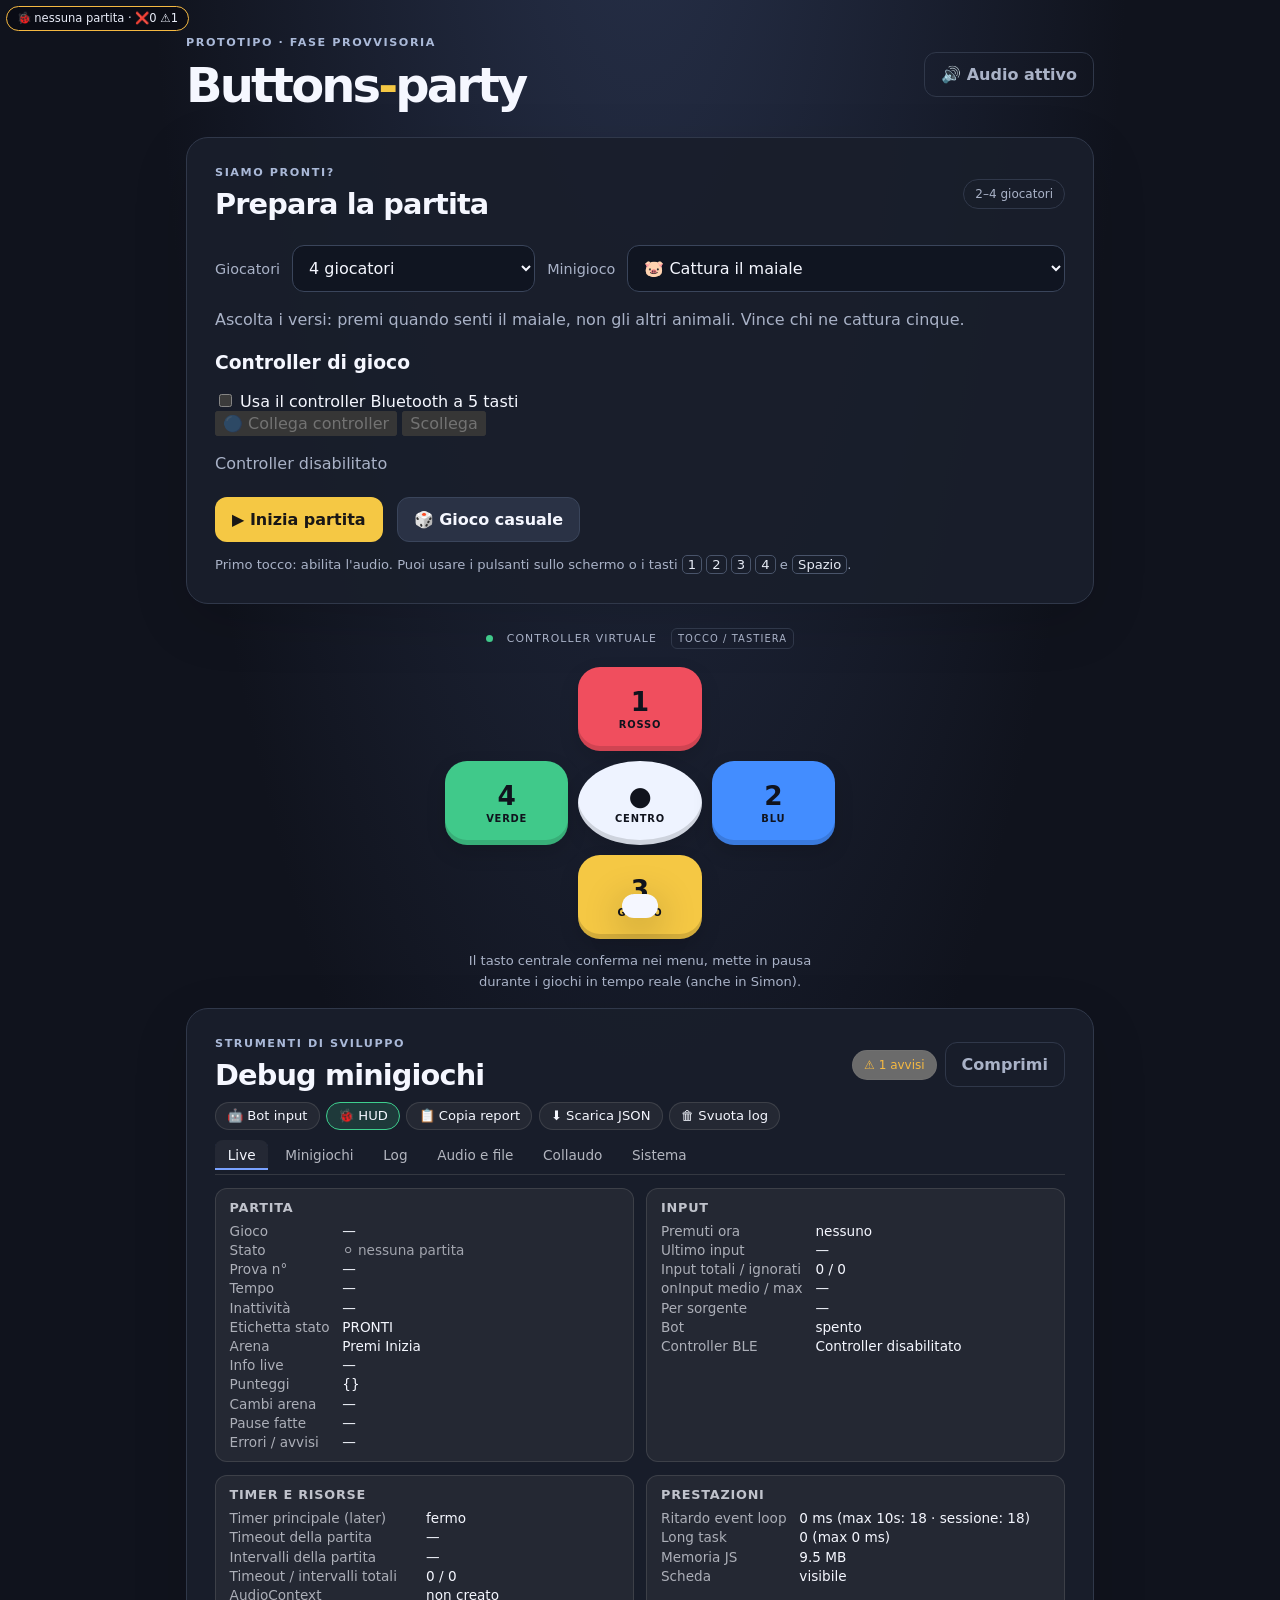
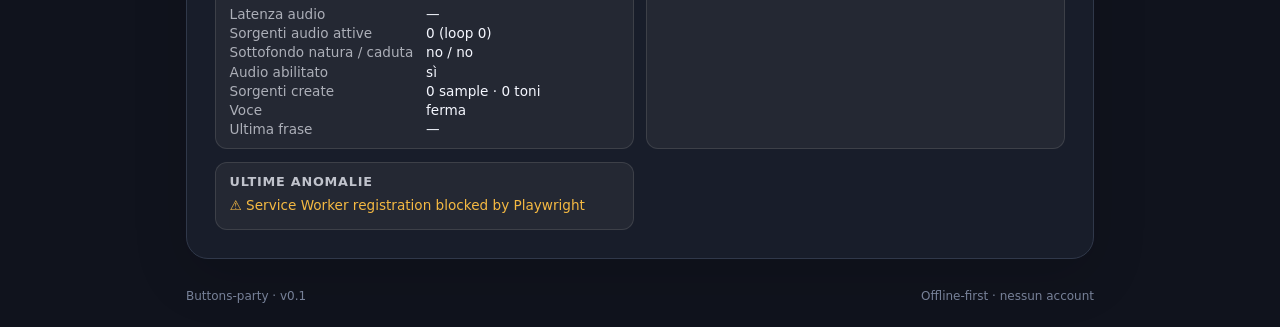
<file: index.html>
<!doctype html>
<html lang="it">
<head>
  <meta charset="utf-8">
  <meta name="viewport" content="width=device-width, initial-scale=1, viewport-fit=cover">
  <meta name="theme-color" content="#10131d">
  <meta name="description" content="Buttons-party: prototipo provvisorio di minigiochi audio per 2–4 giocatori.">
  <link rel="manifest" href="./manifest.webmanifest">
  <link rel="icon" href="./assets/icon.svg" type="image/svg+xml">
  <link rel="stylesheet" href="./src/style.css">
  <link rel="stylesheet" href="./src/debug.css">
  <title>Buttons-party · prototipo</title>
</head>
<body>
  <main class="app-shell">
    <header class="topbar">
      <div><p class="eyebrow">PROTOTIPO · FASE PROVVISORIA</p><h1>Buttons<span>-</span>party</h1></div>
      <button id="sound-toggle" class="quiet-button" aria-pressed="true">🔊 Audio attivo</button>
    </header>

    <section id="setup-panel" class="panel setup-panel">
      <div class="section-heading"><div><p class="eyebrow">SIAMO PRONTI?</p><h2>Prepara la partita</h2></div><span class="pill">2–4 giocatori</span></div>
      <div class="setup-row">
        <label for="player-count">Giocatori</label>
        <select id="player-count"><option value="2">2 giocatori</option><option value="3">3 giocatori</option><option value="4" selected>4 giocatori</option></select>
        <label for="game-select">Minigioco</label>
        <select id="game-select">
          <option value="pig">🐷 Cattura il maiale</option>
          <option value="duel">🤠 Duello</option>
          <option value="parachute">🪂 Paracadutisti</option>
          <option value="disturber">📣 Disturbatore</option>
          <option value="pot">🪙 Piglia tutto</option>
          <option value="simon">🎵 Simon</option>
          <option value="mosquito">🦟 Prendi la zanzara</option>
          <option value="mine">⛏️ In miniera</option>
          <option value="freeze">🚦 Uno, due, tre, stai là!</option>
          <option value="lesson">📚 A lezione</option>
          <option value="door">🚪 Chi bussa alla porta</option>
          <option value="restaurant">🍽️ Ristorante</option>
          <option value="grinder">⚙️ Mola a disco</option>
          <option value="bomb">💣 Palla esplosiva</option>
          <option value="rope">➰ Saltare la corda</option>
          <option value="tennis">🎾 Tennis</option>
          <option value="tapas">🍣Consegna tapas</option>
          <option value="rally">🏎️ Rally</option>
          <option value="beeper">🤬 Il bippatore</option>
          <option value="beat">🥁 Tieni il tempo</option>
          <option value="thirsty">🍺 Assetato</option>
          <option value="tug">🤼 Tiro alla fune</option>
          <option value="bounty">🎯 Taglia</option>
          <option value="copyrhythm">🥁 Copia il ritmo</option>
          <option value="horse">🐎 Cavallino</option>
          <option value="typewriter">⌨️ Macchina da scrivere</option>
          <option value="witnesses">🕵️ I testimoni</option>
          <option value="robot">🤖 Il robot inceppato</option>
          <option value="spy">☎️ La spia</option>
        </select>
      </div>
      <p id="game-description" class="muted">Ascolta i versi: premi quando senti il maiale, non gli altri animali.</p>
      <div class="controller-settings">
        <h3>Controller di gioco</h3>

        <label class="controller-option" for="ble-enabled">
          <input type="checkbox" id="ble-enabled">
          Usa il controller Bluetooth a 5 tasti
        </label>

        <div class="controller-actions">
          <button type="button" id="ble-connect" disabled>
            🔵 Collega controller
          </button>
          <button type="button" id="ble-disconnect" disabled>
            Scollega
          </button>
        </div>

        <p id="ble-status" class="muted" role="status">
          Controller disabilitato
        </p>
      </div>
      <div class="setup-actions"><button id="start-button" class="primary-button">▶ Inizia partita</button><button id="random-button" class="secondary-button">🎲 Gioco casuale</button></div>
      <p class="hint">Primo tocco: abilita l'audio. Puoi usare i pulsanti sullo schermo o i tasti <kbd>1</kbd> <kbd>2</kbd> <kbd>3</kbd> <kbd>4</kbd> e <kbd>Spazio</kbd>.</p>
    </section>

    <section id="game-panel" class="panel game-panel" hidden>
      <div class="game-top"><div><p id="game-status" class="eyebrow">PRONTI</p><h2 id="game-title">Minigioco</h2></div><div class="game-actions"><button id="pause-button" class="secondary-button">Ⅱ Pausa</button><button id="exit-button" class="quiet-button">✕ Esci</button></div></div>
      <div id="arena" class="arena"><div id="arena-message" class="arena-message">Premi Inizia</div><div id="live-info" class="live-info"></div></div>
      <div id="scores" class="scores"></div>
      <div id="simon-feedback" class="simon-feedback" aria-live="polite"></div>
    </section>

    <section class="controller-wrap" aria-label="Controller virtuale a cinque pulsanti">
      <div class="controller-label"><span class="live-dot"></span> CONTROLLER VIRTUALE <span id="input-source">TOCCO / TASTIERA</span></div>
      <div class="cross-controller">
        <span class="cross-spacer"></span><button class="pad pad-p1" data-button="P1" aria-label="Giocatore 1, rosso"><span class="pad-number">1</span><small>ROSSO</small></button><span class="cross-spacer"></span>
        <button class="pad pad-p4" data-button="P4" aria-label="Giocatore 4, verde"><span class="pad-number">4</span><small>VERDE</small></button>
        <button class="pad pad-c" data-button="C" aria-label="Tasto centrale, conferma o pausa"><span class="pad-number">●</span><small>CENTRO</small></button>
        <button class="pad pad-p2" data-button="P2" aria-label="Giocatore 2, blu"><span class="pad-number">2</span><small>BLU</small></button>
        <span class="cross-spacer"></span><button class="pad pad-p3" data-button="P3" aria-label="Giocatore 3, giallo"><span class="pad-number">3</span><small>GIALLO</small></button><span class="cross-spacer"></span>
      </div>
      <p class="hint controller-hint">Il tasto centrale conferma nei menu, mette in pausa durante i giochi in tempo reale (anche in Simon).</p>
    </section>

    <section id="debug-panel" class="panel debug-panel" aria-label="Pannello di debug dei minigiochi">
      <div class="section-heading debug-heading">
        <div><p class="eyebrow">STRUMENTI DI SVILUPPO</p><h2>Debug minigiochi</h2></div>
        <div class="debug-head-actions">
          <button type="button" id="debug-health" class="pill dbg-health" data-act="health" title="Mostra solo errori e avvisi">…</button>
          <button type="button" id="debug-toggle" class="quiet-button" data-act="toggle" aria-expanded="true" aria-controls="debug-body">Comprimi</button>
        </div>
      </div>
      <p id="debug-fallback" class="muted">Caricamento del debug… se questo messaggio resta, <code>src/debug.js</code> non è stato caricato.</p>
      <div id="debug-body" class="debug-body">
        <div class="debug-toolbar">
          <button type="button" data-act="bot" aria-pressed="false" title="Preme tasti a caso nel gioco in corso">🤖 Bot input</button>
          <button type="button" data-act="hud" aria-pressed="true" title="Mostra o nasconde l'indicatore in alto a sinistra">🐞 HUD</button>
          <button type="button" data-act="copy" title="Copia un riepilogo testuale da incollare in una chat o in una issue">📋 Copia report</button>
          <button type="button" data-act="json">⬇ Scarica JSON</button>
          <button type="button" data-act="clear">🗑 Svuota log</button>
        </div>
        <div class="debug-tabs" role="tablist" aria-label="Sezioni del debug">
          <button type="button" role="tab" data-tab="live" aria-selected="true">Live</button>
          <button type="button" role="tab" data-tab="games" aria-selected="false">Minigiochi</button>
          <button type="button" role="tab" data-tab="log" aria-selected="false">Log</button>
          <button type="button" role="tab" data-tab="audio" aria-selected="false">Audio e file</button>
          <button type="button" role="tab" data-tab="collaudo" aria-selected="false">Collaudo</button>
          <button type="button" role="tab" data-tab="system" aria-selected="false">Sistema</button>
        </div>
        <div class="debug-views">
          <div id="debug-view-live" data-view="live" role="tabpanel"></div>
          <div id="debug-view-games" data-view="games" role="tabpanel" hidden></div>
          <div id="debug-view-log" data-view="log" role="tabpanel" hidden></div>
          <div id="debug-view-audio" data-view="audio" role="tabpanel" hidden></div>
          <div id="debug-view-collaudo" data-view="collaudo" role="tabpanel" hidden></div>
          <div id="debug-view-system" data-view="system" role="tabpanel" hidden></div>
        </div>
      </div>
    </section>
    <footer><span>Buttons-party · v0.1</span><span>Offline-first · nessun account</span></footer>
  </main>
  <div id="toast" class="toast" role="status" aria-live="polite"></div>
  <script src="./src/debug.js"></script>
  <script src="./src/controller-ble.js"></script>
  <script src="./src/app.js"></script>
</body>
</html>
</file>
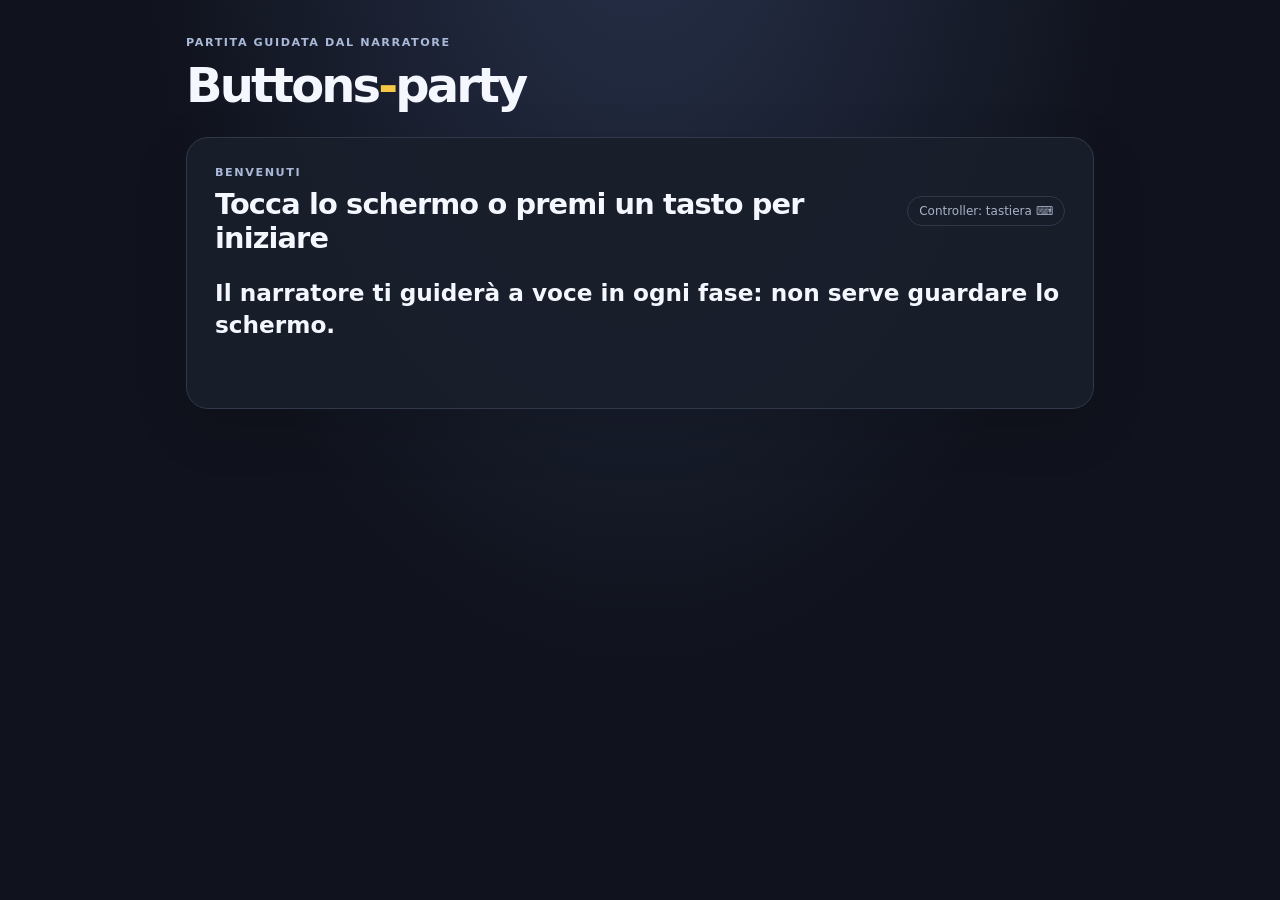
<file: narratore.html>
<!doctype html>
<html lang="it">
<head>
  <meta charset="utf-8">
  <meta name="viewport" content="width=device-width, initial-scale=1, viewport-fit=cover">
  <meta name="theme-color" content="#10131d">
  <meta name="description" content="Buttons-party: partita guidata dal narratore, giocabile senza guardare lo schermo.">
  <link rel="manifest" href="./manifest.webmanifest">
  <link rel="icon" href="./assets/icon.svg" type="image/svg+xml">
  <link rel="stylesheet" href="./src/style.css">
  <link rel="stylesheet" href="./src/narratore.css">
  <style>
    #toast{display:none !important}   /* niente popup dei punti presi o persi */
    /* Schermo oscurato durante i giochi (solo con controller Bluetooth): nero puro, resta solo "Gioco X di Y" */
    html:has(body.nar-dim), body.nar-dim{background:#000 !important}
    body.nar-dim .app-shell, body.nar-dim .panel{background:#000 !important;border-color:transparent !important;box-shadow:none !important}
    body.nar-dim .topbar, body.nar-dim #narrator-title, body.nar-dim #narrator-text, body.nar-dim #narrator-content,
    body.nar-dim #narrator-input, body.nar-dim .narrator-actions, body.nar-dim .hint{display:none !important}
    body.nar-dim .narrator-panel{min-height:70vh;display:flex;align-items:center;justify-content:center}
    body.nar-dim .section-heading{display:flex;justify-content:center;text-align:center}
    body.nar-dim .eyebrow{color:#f2f2f2 !important;font-size:clamp(2.2rem,12vw,4.5rem) !important;font-weight:800 !important;letter-spacing:.1em !important;line-height:1.1 !important;text-align:center;margin:0 !important}
  </style>
  <title>Buttons-party · Narratore</title>
</head>
<body>
  <main class="app-shell">
    <header class="topbar">
      <div><p class="eyebrow">PARTITA GUIDATA DAL NARRATORE</p><h1>Buttons<span>-</span>party</h1></div>
    </header>

    <section id="narrator-panel" class="panel narrator-panel">
      <div class="section-heading">
        <div><p class="eyebrow" id="narrator-phase">BENVENUTI</p><h2 id="narrator-title">Tocca lo schermo o premi un tasto per iniziare</h2></div>
        <span class="pill" id="narrator-input">Controller: —</span>
      </div>
      <p id="narrator-text" class="narrator-text" aria-live="polite">Il narratore ti guiderà a voce in ogni fase: non serve guardare lo schermo.</p>
      <div id="narrator-content" class="narrator-content"></div>
      <div class="narrator-actions">
        <button id="narrator-retry-ble" class="secondary-button" hidden>🔵 Riprova controller Bluetooth</button>
      </div>
      <p class="hint" hidden>Tastiera: <kbd>1</kbd> rosso · <kbd>2</kbd> blu · <kbd>3</kbd> giallo · <kbd>4</kbd> verde · <kbd>Spazio</kbd>/<kbd>Invio</kbd> tasto centrale.</p>
    </section>

    <!-- Pannello del gioco usato da app.js: sempre nascosto, si gioca solo con l'audio -->
    <section id="game-panel" class="panel game-panel" hidden aria-hidden="true">
      <div class="game-top"><div><p id="game-status" class="eyebrow">PRONTI</p><h2 id="game-title">Minigioco</h2></div><div class="game-actions"><button id="pause-button" class="secondary-button">Ⅱ Pausa</button><button id="exit-button" class="quiet-button" hidden>✕ Esci</button></div></div>
      <div id="arena" class="arena"><div id="arena-message" class="arena-message"></div><div id="live-info" class="live-info"></div></div>
      <div id="scores" class="scores"></div>
      <div id="simon-feedback" class="simon-feedback" aria-live="polite"></div>
    </section>

    <section id="virtual-controller" class="controller-wrap" hidden aria-label="Controller virtuale a cinque pulsanti">
      <div class="cross-controller">
        <span class="cross-spacer"></span><button class="pad pad-p1" data-button="P1" aria-label="Rosso"><span class="pad-number">1</span><small>ROSSO</small></button><span class="cross-spacer"></span>
        <button class="pad pad-p4" data-button="P4" aria-label="Verde"><span class="pad-number">4</span><small>VERDE</small></button>
        <button class="pad pad-c" data-button="C" aria-label="Tasto centrale"><span class="pad-number">●</span><small>CENTRO</small></button>
        <button class="pad pad-p2" data-button="P2" aria-label="Blu"><span class="pad-number">2</span><small>BLU</small></button>
        <span class="cross-spacer"></span><button class="pad pad-p3" data-button="P3" aria-label="Giallo"><span class="pad-number">3</span><small>GIALLO</small></button><span class="cross-spacer"></span>
      </div>
    </section>

    <!-- Elementi richiesti da app.js, non usati in questa pagina -->
    <div hidden>
      <button id="sound-toggle" aria-pressed="true"></button>
      <section id="setup-panel">
        <select id="player-count"><option value="2">2</option><option value="3">3</option><option value="4" selected>4</option></select>
        <select id="game-select">
          <option value="pig">pig</option><option value="duel">duel</option><option value="parachute">parachute</option>
          <option value="disturber">disturber</option><option value="pot">pot</option><option value="simon">simon</option>
          <option value="mosquito">mosquito</option><option value="mine">mine</option><option value="freeze">freeze</option>
          <option value="lesson">lesson</option><option value="door">door</option><option value="restaurant">restaurant</option>
          <option value="grinder">grinder</option><option value="bomb">bomb</option><option value="rope">rope</option>
          <option value="tennis">tennis</option><option value="tapas">tapas</option><option value="rally">rally</option>
          <option value="beeper">beeper</option><option value="beat">beat</option><option value="thirsty">thirsty</option>
          <option value="tug">tug</option><option value="bounty">bounty</option><option value="copyrhythm">copyrhythm</option>
          <option value="horse">horse</option>
          <option value="typewriter">typewriter</option>
          <option value="witnesses">witnesses</option>
          <option value="robot">robot</option>
          <option value="spy">spy</option>
        </select>
        <p id="game-description"></p>
        <input type="checkbox" id="ble-enabled">
        <button type="button" id="ble-connect"></button>
        <button type="button" id="ble-disconnect"></button>
        <p id="ble-status"></p>
        <button id="start-button"></button>
        <button id="random-button"></button>
      </section>
    </div>
  </main>
  <div id="toast" class="toast" role="status" aria-live="polite"></div>
  <script src="./src/controller-ble.js"></script>
  <script src="./src/app.js"></script>
  <script src="./src/narratore.js"></script>
</body>
</html>
</file>
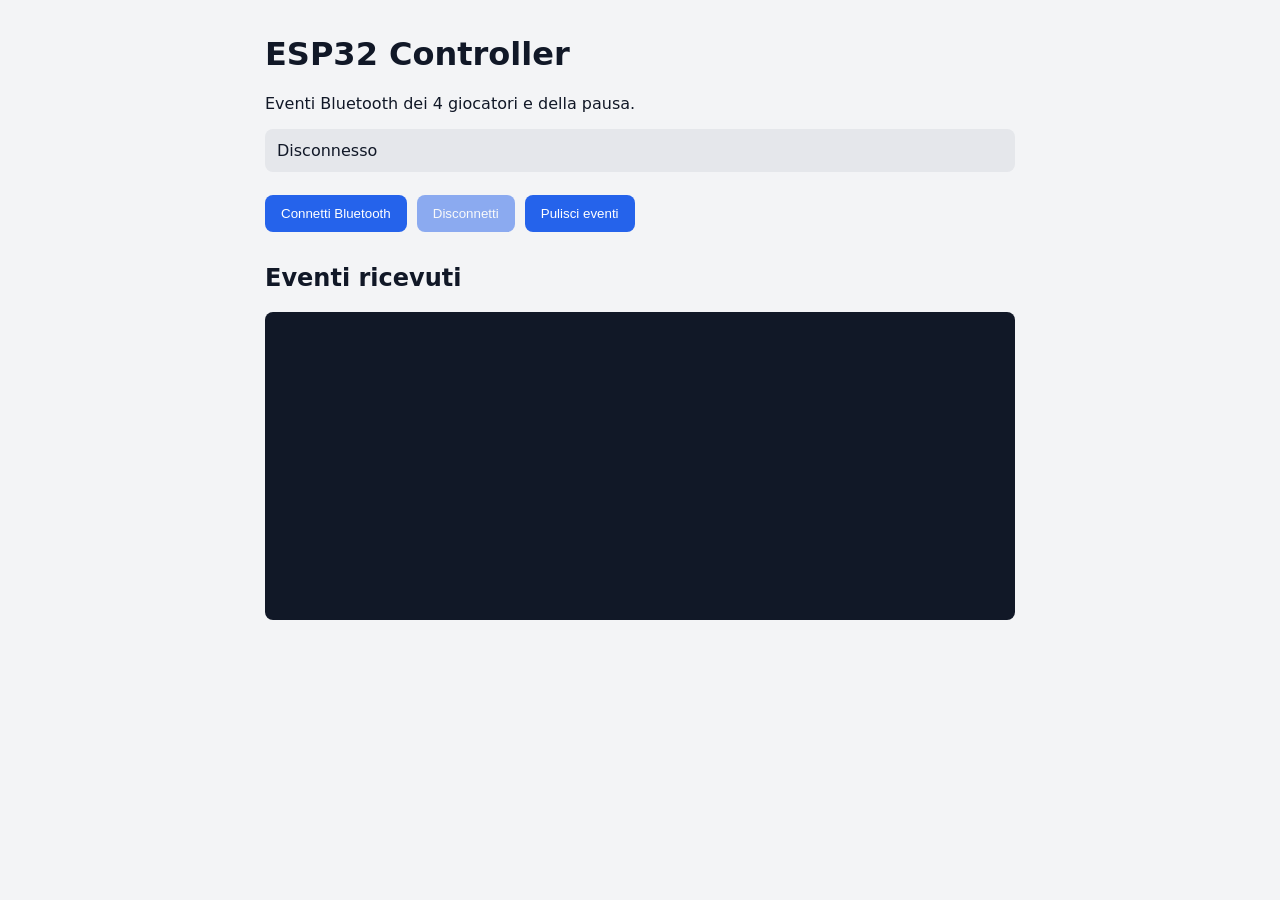
<file: testController.html>
<!DOCTYPE html>
<html lang="it">
<head>
    <meta charset="UTF-8">
    <meta name="viewport" content="width=device-width, initial-scale=1">
    <title>ESP32 Bluetooth Controller</title>
    <style>
        body {
            font-family: system-ui, sans-serif;
            max-width: 750px;
            margin: 35px auto;
            padding: 0 18px;
            background: #f3f4f6;
            color: #111827;
        }

        button {
            padding: 11px 16px;
            margin: 5px 5px 12px 0;
            border: 0;
            border-radius: 8px;
            background: #2563eb;
            color: white;
            cursor: pointer;
        }

        button:disabled { opacity: 0.5; }

        #status {
            padding: 12px;
            border-radius: 8px;
            background: #e5e7eb;
            margin: 10px 0 18px;
        }

        #events {
            background: #111827;
            color: #d1fae5;
            padding: 14px;
            min-height: 280px;
            max-height: 450px;
            overflow-y: auto;
            border-radius: 8px;
            font-family: monospace;
        }

        .event {
            padding: 7px 0;
            border-bottom: 1px solid #374151;
        }

        .down { color: #34d399; }
        .up { color: #60a5fa; }
    </style>
</head>
<body>
<h1>ESP32 Controller</h1>
<p>Eventi Bluetooth dei 4 giocatori e della pausa.</p>

<div id="status">Disconnesso</div>

<button id="connect">Connetti Bluetooth</button>
<button id="disconnect" disabled>Disconnetti</button>
<button id="clear">Pulisci eventi</button>

<h2>Eventi ricevuti</h2>
<div id="events"></div>

<script>
    const SERVICE_UUID =
        "7b7a1000-1234-4567-890a-bcdef0123456";

    const CHARACTERISTIC_UUID =
        "7b7a1001-1234-4567-890a-bcdef0123456";

    const statusEl = document.getElementById("status");
    const eventsEl = document.getElementById("events");
    const connectBtn = document.getElementById("connect");
    const disconnectBtn = document.getElementById("disconnect");

    let device = null;
    let characteristic = null;

    function setStatus(message, connected = false) {
        statusEl.textContent = message;
        statusEl.style.background =
            connected ? "#d1fae5" : "#e5e7eb";
    }

    function printEvent(message) {
        const line = document.createElement("div");
        line.className = "event";

        const time = document.createElement("span");
        time.textContent =
            "[" + new Date().toLocaleTimeString() + "] ";

        const value = document.createElement("span");
        value.textContent = message;

        if (message.endsWith("_DOWN")) {
            value.className = "down";
        } else if (message.endsWith("_UP")) {
            value.className = "up";
        }

        line.append(time, value);
        eventsEl.appendChild(line);
        eventsEl.scrollTop = eventsEl.scrollHeight;
    }

    function onEvent(event) {
        const value = event.target.value;
        const message = new TextDecoder()
            .decode(value)
            .trim();

        if (message) {
            printEvent(message);
        }
    }

    function onDisconnected() {
        characteristic = null;
        connectBtn.disabled = false;
        disconnectBtn.disabled = true;
        setStatus("Bluetooth disconnesso");
        printEvent("BLE_DISCONNECTED");
    }

    async function connect() {
        if (!navigator.bluetooth) {
            setStatus(
                "Web Bluetooth non supportato. Usa Chrome o Edge compatibili."
            );
            return;
        }

        connectBtn.disabled = true;

        try {
            device = await navigator.bluetooth.requestDevice({
                filters: [{ name: "ESP32-Controller" }],
                optionalServices: [SERVICE_UUID]
            });

            device.addEventListener(
                "gattserverdisconnected",
                onDisconnected
            );

            const server = await device.gatt.connect();
            const service = await server.getPrimaryService(SERVICE_UUID);

            characteristic =
                await service.getCharacteristic(CHARACTERISTIC_UUID);

            await characteristic.startNotifications();
            characteristic.addEventListener(
                "characteristicvaluechanged",
                onEvent
            );

            setStatus("Connesso a " + device.name, true);
            printEvent("BLE_CONNECTED");
            disconnectBtn.disabled = false;
        } catch (error) {
            setStatus("Connessione fallita: " + error.message);
            connectBtn.disabled = false;
        }
    }

    async function disconnect() {
        if (device && device.gatt.connected) {
            // Riporta il firmware v2 in modalità Spotify
            await characteristic?.stopNotifications().catch(() => {});
            device.gatt.disconnect();
        } else {
            onDisconnected();
        }
    }

    connectBtn.addEventListener("click", connect);
    disconnectBtn.addEventListener("click", disconnect);

    document.getElementById("clear").addEventListener("click", () => {
        eventsEl.replaceChildren();
    });
</script>
</body>
</html>
</file>
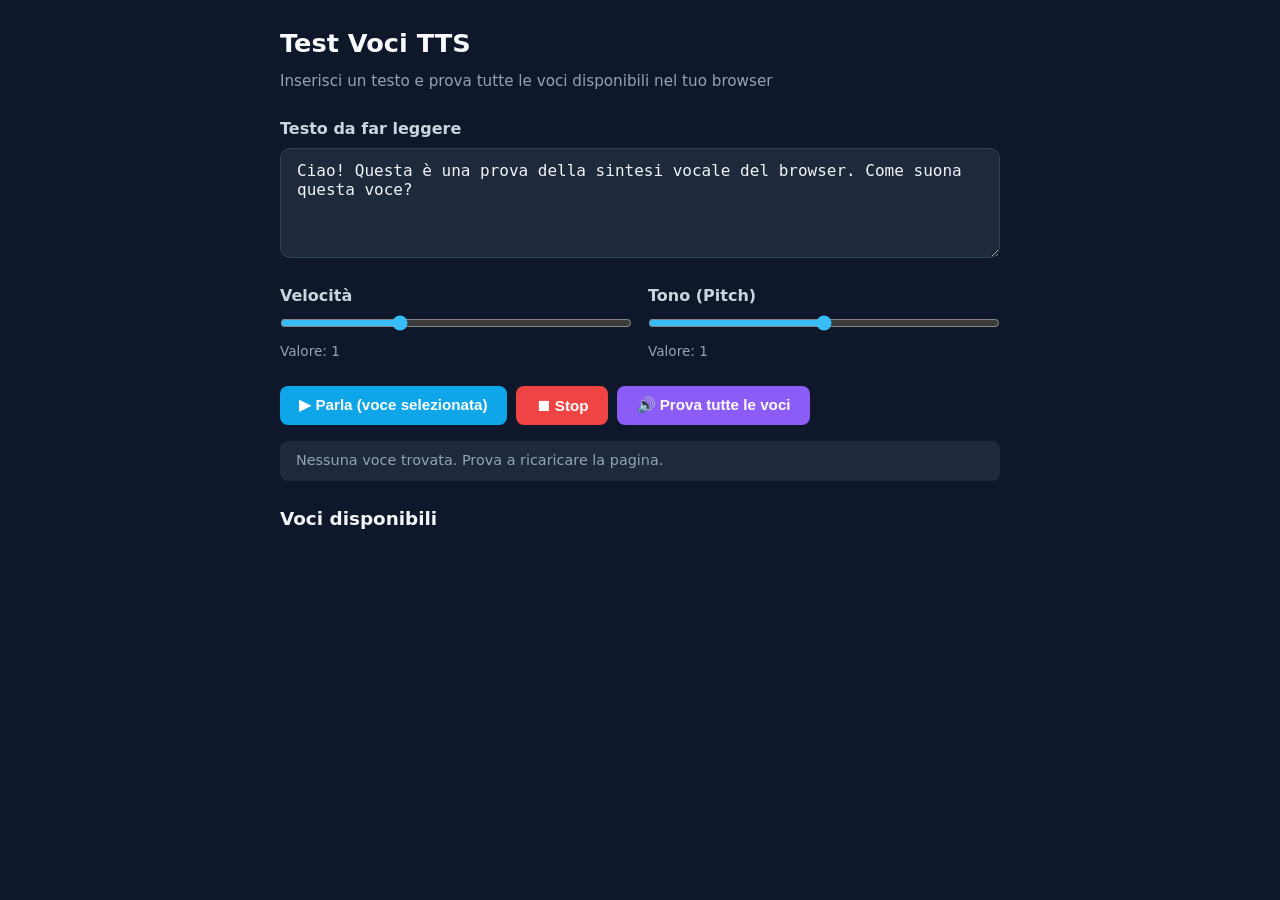
<file: voci.html>
<!DOCTYPE html>
<html lang="it">
<head>
  <meta charset="UTF-8">
  <meta name="viewport" content="width=device-width, initial-scale=1.0">
  <title>Test Voci TTS</title>
  <style>
    * { box-sizing: border-box; margin: 0; padding: 0; }
    body {
      font-family: system-ui, -apple-system, sans-serif;
      background: #0f172a;
      color: #e2e8f0;
      min-height: 100vh;
      padding: 1.5rem;
      line-height: 1.5;
    }
    .container {
      max-width: 720px;
      margin: 0 auto;
    }
    h1 {
      font-size: 1.6rem;
      margin-bottom: 0.5rem;
      color: #f8fafc;
    }
    .subtitle {
      color: #94a3b8;
      margin-bottom: 1.5rem;
      font-size: 0.95rem;
    }
    label {
      display: block;
      font-weight: 600;
      margin-bottom: 0.4rem;
      color: #cbd5e1;
    }
    textarea {
      width: 100%;
      height: 110px;
      padding: 0.75rem 1rem;
      border-radius: 10px;
      border: 1px solid #334155;
      background: #1e293b;
      color: #f1f5f9;
      font-size: 1rem;
      resize: vertical;
      margin-bottom: 1.2rem;
    }
    textarea:focus {
      outline: none;
      border-color: #38bdf8;
      box-shadow: 0 0 0 3px rgba(56, 189, 248, 0.2);
    }
    .controls {
      display: flex;
      flex-wrap: wrap;
      gap: 1rem;
      margin-bottom: 1.5rem;
      align-items: center;
    }
    .controls > div {
      flex: 1;
      min-width: 140px;
    }
    input[type="range"] {
      width: 100%;
      accent-color: #38bdf8;
    }
    .value {
      font-size: 0.85rem;
      color: #94a3b8;
      margin-top: 0.2rem;
    }
    button {
      padding: 0.65rem 1.2rem;
      border: none;
      border-radius: 8px;
      font-size: 0.95rem;
      font-weight: 600;
      cursor: pointer;
      transition: background 0.15s, transform 0.1s;
    }
    button:active { transform: scale(0.97); }
    .btn-speak {
      background: #0ea5e9;
      color: white;
    }
    .btn-speak:hover { background: #0284c7; }
    .btn-stop {
      background: #ef4444;
      color: white;
    }
    .btn-stop:hover { background: #dc2626; }
    .btn-all {
      background: #8b5cf6;
      color: white;
    }
    .btn-all:hover { background: #7c3aed; }
    .status {
      margin: 1rem 0;
      padding: 0.6rem 1rem;
      background: #1e293b;
      border-radius: 8px;
      font-size: 0.9rem;
      color: #94a3b8;
    }
    .status.speaking { color: #4ade80; }
    .voices-list {
      margin-top: 1.5rem;
    }
    .voices-list h2 {
      font-size: 1.15rem;
      margin-bottom: 0.8rem;
      color: #f1f5f9;
    }
    .voice-item {
      display: flex;
      align-items: center;
      gap: 0.75rem;
      padding: 0.7rem 0.9rem;
      background: #1e293b;
      border-radius: 8px;
      margin-bottom: 0.5rem;
      border: 1px solid #334155;
    }
    .voice-item:hover {
      border-color: #475569;
    }
    .voice-info {
      flex: 1;
      min-width: 0;
    }
    .voice-name {
      font-weight: 600;
      color: #f8fafc;
      white-space: nowrap;
      overflow: hidden;
      text-overflow: ellipsis;
    }
    .voice-meta {
      font-size: 0.8rem;
      color: #94a3b8;
    }
    .voice-item button {
      padding: 0.4rem 0.85rem;
      font-size: 0.85rem;
      background: #334155;
      color: #e2e8f0;
      flex-shrink: 0;
    }
    .voice-item button:hover {
      background: #475569;
    }
    .voice-item.default .voice-name::after {
      content: " · DEFAULT";
      color: #38bdf8;
      font-weight: 500;
      font-size: 0.8rem;
    }
    .count {
      font-size: 0.85rem;
      color: #64748b;
      margin-bottom: 0.8rem;
    }
    @media (max-width: 500px) {
      .controls { flex-direction: column; }
      .voice-item { flex-wrap: wrap; }
    }
  </style>
</head>
<body>
  <div class="container">
    <h1>Test Voci TTS</h1>
    <p class="subtitle">Inserisci un testo e prova tutte le voci disponibili nel tuo browser</p>

    <label for="text">Testo da far leggere</label>
    <textarea id="text" placeholder="Scrivi qui il testo...">Ciao! Questa è una prova della sintesi vocale del browser. Come suona questa voce?</textarea>

    <div class="controls">
      <div>
        <label>Velocità</label>
        <input type="range" id="rate" min="0.5" max="2" step="0.1" value="1">
        <div class="value">Valore: <span id="rateVal">1</span></div>
      </div>
      <div>
        <label>Tono (Pitch)</label>
        <input type="range" id="pitch" min="0" max="2" step="0.1" value="1">
        <div class="value">Valore: <span id="pitchVal">1</span></div>
      </div>
    </div>

    <div style="display: flex; gap: 0.6rem; flex-wrap: wrap;">
      <button class="btn-speak" id="btnSpeak">▶ Parla (voce selezionata)</button>
      <button class="btn-stop" id="btnStop">⏹ Stop</button>
      <button class="btn-all" id="btnAll">🔊 Prova tutte le voci</button>
    </div>

    <div class="status" id="status">In attesa delle voci...</div>

    <div class="voices-list">
      <h2>Voci disponibili</h2>
      <div class="count" id="count"></div>
      <div id="voices"></div>
    </div>
  </div>

  <script>
    const synth = window.speechSynthesis;
    let voices = [];
    let selectedVoice = null;
    let isPlayingAll = false;

    const textEl = document.getElementById('text');
    const rateEl = document.getElementById('rate');
    const pitchEl = document.getElementById('pitch');
    const rateVal = document.getElementById('rateVal');
    const pitchVal = document.getElementById('pitchVal');
    const statusEl = document.getElementById('status');
    const voicesEl = document.getElementById('voices');
    const countEl = document.getElementById('count');

    rateEl.addEventListener('input', () => rateVal.textContent = rateEl.value);
    pitchEl.addEventListener('input', () => pitchVal.textContent = pitchEl.value);

    function loadVoices() {
      voices = synth.getVoices().sort((a, b) => {
        // Prima le voci italiane, poi le altre ordinate per lingua e nome
        const aIt = a.lang.startsWith('it') ? 0 : 1;
        const bIt = b.lang.startsWith('it') ? 0 : 1;
        if (aIt !== bIt) return aIt - bIt;
        return a.lang.localeCompare(b.lang) || a.name.localeCompare(b.name);
      });

      if (voices.length === 0) {
        statusEl.textContent = 'Nessuna voce trovata. Prova a ricaricare la pagina.';
        return;
      }

      countEl.textContent = `${voices.length} voci trovate`;
      voicesEl.innerHTML = '';

      voices.forEach((voice, i) => {
        const div = document.createElement('div');
        div.className = 'voice-item' + (voice.default ? ' default' : '');
        div.innerHTML = `
          <div class="voice-info">
            <div class="voice-name">${voice.name}</div>
            <div class="voice-meta">${voice.lang}${voice.localService ? ' · locale' : ' · online'}</div>
          </div>
          <button data-index="${i}">Prova</button>
        `;
        voicesEl.appendChild(div);
      });

      // Seleziona di default la prima voce italiana o la default
      selectedVoice = voices.find(v => v.lang.startsWith('it')) || voices.find(v => v.default) || voices[0];
      statusEl.textContent = `Pronto · ${voices.length} voci caricate`;
    }

    // Carica le voci (necessario perché in Chrome arrivano in ritardo)
    loadVoices();
    if (synth.onvoiceschanged !== undefined) {
      synth.onvoiceschanged = loadVoices;
    }

    function speak(voice) {
      if (synth.speaking) synth.cancel();

      const text = textEl.value.trim();
      if (!text) {
        statusEl.textContent = 'Inserisci un testo prima di parlare.';
        return;
      }

      const utter = new SpeechSynthesisUtterance(text);
      utter.voice = voice;
      utter.rate = parseFloat(rateEl.value);
      utter.pitch = parseFloat(pitchEl.value);
      utter.lang = voice.lang;

      utter.onstart = () => {
        statusEl.textContent = `Sta parlando: ${voice.name}`;
        statusEl.classList.add('speaking');
      };
      utter.onend = () => {
        statusEl.textContent = 'Finito.';
        statusEl.classList.remove('speaking');
      };
      utter.onerror = () => {
        statusEl.textContent = 'Errore durante la sintesi.';
        statusEl.classList.remove('speaking');
      };

      synth.speak(utter);
    }

    // Click su "Prova" di una singola voce
    voicesEl.addEventListener('click', (e) => {
      if (e.target.tagName === 'BUTTON') {
        const idx = parseInt(e.target.dataset.index, 10);
        selectedVoice = voices[idx];
        isPlayingAll = false;
        speak(selectedVoice);
      }
    });

    document.getElementById('btnSpeak').addEventListener('click', () => {
      isPlayingAll = false;
      if (selectedVoice) speak(selectedVoice);
      else statusEl.textContent = 'Nessuna voce selezionata.';
    });

    document.getElementById('btnStop').addEventListener('click', () => {
      isPlayingAll = false;
      synth.cancel();
      statusEl.textContent = 'Fermato.';
      statusEl.classList.remove('speaking');
    });

    // Prova tutte le voci una dopo l'altra
    document.getElementById('btnAll').addEventListener('click', async () => {
      if (isPlayingAll) return;
      isPlayingAll = true;
      const text = textEl.value.trim() || 'Prova voce.';

      for (let i = 0; i < voices.length && isPlayingAll; i++) {
        const voice = voices[i];
        statusEl.textContent = `Prova ${i + 1}/${voices.length}: ${voice.name}`;
        statusEl.classList.add('speaking');

        await new Promise((resolve) => {
          const utter = new SpeechSynthesisUtterance(text);
          utter.voice = voice;
          utter.rate = parseFloat(rateEl.value);
          utter.pitch = parseFloat(pitchEl.value);
          utter.lang = voice.lang;
          utter.onend = resolve;
          utter.onerror = resolve;
          synth.speak(utter);
        });

        // Piccola pausa tra una voce e l'altra
        if (isPlayingAll) await new Promise(r => setTimeout(r, 400));
      }

      if (isPlayingAll) {
        statusEl.textContent = 'Tutte le voci sono state provate.';
        statusEl.classList.remove('speaking');
      }
      isPlayingAll = false;
    });
  </script>
</body>
</html>
</file>
<file: src/style.css>
:root{color-scheme:dark;--bg:#10131d;--panel:#191e2b;--line:#30384a;--text:#f5f7ff;--muted:#a9b2c7;--red:#f04e5e;--blue:#438dff;--yellow:#f5c844;--green:#40c98a;--white:#eef3ff;--orange:#ff9f43;--purple:#a66cff;--pink:#ff7eb6}*{box-sizing:border-box}body{margin:0;background:radial-gradient(ellipse at 50% -20%,#28324c 0,transparent 55%),var(--bg);color:var(--text);font-family:ui-sans-serif,system-ui,-apple-system,BlinkMacSystemFont,"Segoe UI",sans-serif;min-height:100vh}button,select{font:inherit}button{cursor:pointer;touch-action:manipulation}.app-shell{max-width:980px;margin:auto;padding:clamp(16px,4vw,36px);padding-bottom:24px}.topbar,.section-heading,.game-top,.setup-actions,.game-actions,.controller-label,footer{display:flex;align-items:center;justify-content:space-between;gap:14px}.topbar{margin-bottom:24px}h1{font-size:clamp(2rem,5vw,3rem);letter-spacing:-.06em;margin:0;font-weight:850}h1 span{color:var(--yellow)}h2{font-size:clamp(1.35rem,3vw,1.8rem);margin:0;letter-spacing:-.03em}.eyebrow{font-size:.7rem;letter-spacing:.14em;font-weight:800;color:#aab9d8;margin:0 0 8px}.panel{background:rgba(25,30,43,.94);border:1px solid var(--line);border-radius:22px;padding:clamp(18px,3vw,28px);box-shadow:0 18px 55px #0002}.setup-row{display:grid;grid-template-columns:auto minmax(120px,1fr) auto minmax(190px,1.8fr);gap:12px;align-items:center;margin:24px 0 12px}.setup-row label{font-size:.9rem;color:var(--muted)}select{width:100%;background:#101521;border:1px solid #3a455b;color:var(--text);border-radius:12px;padding:12px;min-width:0}.pill{font-size:.75rem;border:1px solid var(--line);border-radius:100px;padding:7px 11px;color:var(--muted);white-space:nowrap}.muted,.hint{color:var(--muted);line-height:1.55}.hint{font-size:.82rem;margin-bottom:0}.setup-actions{justify-content:flex-start;margin-top:20px}.primary-button,.secondary-button,.quiet-button{border:1px solid transparent;border-radius:12px;padding:12px 16px;font-weight:750}.primary-button{background:var(--yellow);color:#191716}.secondary-button{background:#2a3245;border-color:#3a455b;color:var(--text)}.quiet-button{background:transparent;border-color:var(--line);color:var(--muted)}button:focus-visible,select:focus-visible{outline:3px solid white;outline-offset:3px}.game-panel{margin-top:18px}.game-top{align-items:flex-start}.game-actions{flex-wrap:wrap;justify-content:flex-end}.arena{margin-top:20px;min-height:140px;background:#101521;border:1px solid var(--line);border-radius:18px;padding:22px;display:flex;flex-direction:column;align-items:center;justify-content:center;text-align:center;gap:12px}.arena-message{font-size:clamp(1.2rem,4vw,2rem);font-weight:800}.live-info{font-size:1rem;color:var(--muted);font-variant-numeric:tabular-nums}.arena.signal{background:#173a2e;border-color:var(--green)}.arena.danger{background:#421d2b;border-color:var(--red)}.scores{display:grid;grid-template-columns:repeat(4,minmax(0,1fr));gap:10px;margin-top:14px}.score-card{background:#222a3a;border:1px solid var(--line);padding:12px;border-radius:14px;min-width:0}.score-card .score-name{font-size:.78rem;color:var(--muted)}.score-card .score-value{font-size:1.55rem;font-weight:850;margin-top:4px}.score-card.p1{border-color:#f04e5e66}.score-card.p2{border-color:#438dff66}.score-card.p3{border-color:#f5c84466}.score-card.p4{border-color:#40c98a66}.score-card.p5{border-color:#ff9f4366}.score-card.p6{border-color:#a66cff66}.score-card.p7{border-color:#ff7eb666}.score-card.p8{border-color:#eef3ff66}.simon-feedback{min-height:22px;margin-top:12px;text-align:center;color:var(--muted)}.controller-wrap{margin:24px auto 0;max-width:500px}.controller-label{font-size:.68rem;letter-spacing:.1em;color:var(--muted);justify-content:center;flex-wrap:wrap}.controller-label span:last-child{font-size:.62rem;border:1px solid var(--line);border-radius:6px;padding:4px 6px}.live-dot{width:7px;height:7px;background:var(--green);border-radius:50%;display:inline-block}.cross-controller{display:grid;grid-template-columns:repeat(3,minmax(0,1fr));grid-template-rows:repeat(3, minmax(84px,1fr));gap:10px;margin:18px auto 0;max-width:390px}.pad{border:0;border-radius:22px;min-height:84px;color:#10131d;display:flex;flex-direction:column;align-items:center;justify-content:center;gap:4px;box-shadow:inset 0 -5px 0 #0002,0 8px 20px #0002;transition:transform .08s,filter .08s;user-select:none;-webkit-user-select:none}.pad:active,.pad.pressed{transform:scale(.94);filter:brightness(1.2)}.pad-number{font-size:1.65rem;font-weight:900;line-height:1}.pad small{font-size:.62rem;font-weight:900;letter-spacing:.08em}.pad-p1{grid-column:2;grid-row:1;background:var(--red)}.pad-p2{grid-column:3;grid-row:2;background:var(--blue)}.pad-p3{grid-column:2;grid-row:3;background:var(--yellow)}.pad-p4{grid-column:1;grid-row:2;background:var(--green)}.pad-c{grid-column:2;grid-row:2;background:var(--white);border-radius:50%;min-height:84px}.cross-spacer{display:none}.controller-hint{text-align:center;max-width:390px;margin:12px auto 0}footer{margin-top:30px;font-size:.75rem;color:#778198}kbd{font-family:inherit;border:1px solid #49546a;border-radius:5px;padding:1px 5px;color:#e7ebf5}.toast{position:fixed;bottom:18px;left:50%;transform:translate(-50%,150%);background:#f5f7ff;color:#10131d;padding:12px 18px;border-radius:12px;font-weight:700;box-shadow:0 10px 40px #0005;transition:transform .2s;z-index:5;max-width:90vw;text-align:center}.toast.show{transform:translate(-50%,0)}[hidden]{display:none!important}@media(max-width:680px){.setup-row{grid-template-columns:1fr 1.5fr}.setup-row label:nth-of-type(2){grid-column:1}.setup-actions{display:grid;grid-template-columns:1fr 1fr}.setup-actions button{padding:12px 8px}.section-heading{align-items:flex-start}.game-top{flex-direction:column}.game-actions{width:100%;justify-content:flex-start}.scores{grid-template-columns:repeat(2,minmax(0,1fr))}.cross-controller{gap:8px;grid-template-rows:repeat(3,minmax(76px,1fr))}.pad{min-height:76px;border-radius:18px}.pad-c{border-radius:50%}footer{gap:8px;flex-wrap:wrap}}
</file>
<file: src/debug.css>
/* Buttons-party · pannello di debug
   Stili autonomi: non dipendono dalle variabili di style.css. */

.debug-panel {
  --dbg-ok: #3ecf8e;
  --dbg-warn: #f5b942;
  --dbg-err: #ff6b6b;
  --dbg-info: #7aa2ff;
  --dbg-line: rgba(127, 127, 127, .28);
  --dbg-soft: rgba(127, 127, 127, .12);
  margin-top: 1rem;
}

.debug-panel [hidden] { display: none !important; }

.debug-head-actions { display: flex; gap: .5rem; align-items: center; flex-wrap: wrap; }

.dbg-health { cursor: pointer; border: 1px solid var(--dbg-line); }
.dbg-health.ok { color: var(--dbg-ok); }
.dbg-health.warn { color: var(--dbg-warn); }
.dbg-health.err { color: var(--dbg-err); }

.debug-toolbar {
  display: flex; flex-wrap: wrap; gap: .4rem; align-items: center;
  margin: .6rem 0;
}
.debug-toolbar button,
.debug-panel .dbg-btn {
  font: inherit; font-size: .82rem; color: inherit; cursor: pointer;
  padding: .35rem .7rem; border-radius: 999px;
  border: 1px solid var(--dbg-line); background: var(--dbg-soft);
}
.debug-toolbar button:hover,
.debug-panel .dbg-btn:hover { border-color: var(--dbg-info); }
.debug-panel .dbg-btn[disabled] { opacity: .45; cursor: default; }
.debug-panel .dbg-btn.primary { border-color: var(--dbg-info); background: rgba(122, 162, 255, .18); }
.debug-toolbar button[aria-pressed="true"] { border-color: var(--dbg-ok); background: rgba(62, 207, 142, .16); }
.debug-toolbar label { font-size: .82rem; display: inline-flex; gap: .3rem; align-items: center; }

.debug-tabs {
  display: flex; gap: .25rem; overflow-x: auto; padding-bottom: .25rem;
  border-bottom: 1px solid var(--dbg-line);
}
.debug-tabs button {
  font: inherit; font-size: .85rem; color: inherit; cursor: pointer; white-space: nowrap;
  padding: .45rem .8rem; border: 0; border-radius: .5rem .5rem 0 0;
  background: transparent; opacity: .7;
}
.debug-tabs button[aria-selected="true"] {
  opacity: 1; background: var(--dbg-soft); box-shadow: inset 0 -2px 0 var(--dbg-info);
}

.debug-views { margin-top: .8rem; }

.dbg-grid { display: grid; gap: .8rem; grid-template-columns: repeat(auto-fit, minmax(290px, 1fr)); }
.dbg-card {
  border: 1px solid var(--dbg-line); border-radius: .75rem;
  padding: .7rem .85rem; background: var(--dbg-soft); min-width: 0;
}
.dbg-card h4 { margin: 0 0 .5rem; font-size: .8rem; letter-spacing: .06em; text-transform: uppercase; opacity: .75; }
.dbg-card p { margin: .3rem 0; font-size: .85rem; }

.dbg-kv { display: grid; grid-template-columns: max-content 1fr; gap: .2rem .8rem; margin: 0; font-size: .85rem; }
.dbg-kv dt { opacity: .65; }
.dbg-kv dd { margin: 0; overflow-wrap: anywhere; font-variant-numeric: tabular-nums; }

.dbg-ok { color: var(--dbg-ok); }
.dbg-warn { color: var(--dbg-warn); }
.dbg-err { color: var(--dbg-err); }
.dbg-info { color: var(--dbg-info); }
.dbg-muted { opacity: .6; }

.dbg-scroll { overflow-x: auto; }
.dbg-table { border-collapse: collapse; width: 100%; font-size: .82rem; }
.dbg-table th, .dbg-table td {
  text-align: left; padding: .35rem .5rem; border-bottom: 1px solid var(--dbg-line);
  white-space: nowrap; font-variant-numeric: tabular-nums;
}
.dbg-table th { font-size: .72rem; text-transform: uppercase; letter-spacing: .05em; opacity: .7; }
.dbg-table td.num, .dbg-table th.num { text-align: right; }
.dbg-table tr.bad td { background: rgba(255, 107, 107, .07); }
.dbg-table tr.meh td { background: rgba(245, 185, 66, .06); }

.dbg-log-toolbar { display: flex; flex-wrap: wrap; gap: .4rem; align-items: center; margin-bottom: .5rem; font-size: .82rem; }
.dbg-log-toolbar input[type="search"] {
  font: inherit; font-size: .82rem; padding: .3rem .6rem; border-radius: 999px;
  border: 1px solid var(--dbg-line); background: transparent; color: inherit; min-width: 9rem;
}
.dbg-chip {
  font: inherit; font-size: .75rem; color: inherit; cursor: pointer;
  padding: .2rem .55rem; border-radius: 999px; border: 1px solid var(--dbg-line); background: transparent;
}
.dbg-chip[aria-pressed="true"] { background: rgba(122, 162, 255, .2); border-color: var(--dbg-info); }

.dbg-log {
  height: min(60vh, 28rem); overflow: auto; border: 1px solid var(--dbg-line); border-radius: .6rem;
  padding: .4rem .55rem; background: rgba(0, 0, 0, .25);
  font: .76rem/1.45 ui-monospace, SFMono-Regular, Menlo, Consolas, monospace;
}
.dbg-line { display: flex; gap: .55rem; padding: .08rem 0; border-bottom: 1px dotted rgba(127, 127, 127, .15); }
.dbg-line .t { flex: none; opacity: .55; min-width: 7.2em; }
.dbg-line .c { flex: none; min-width: 5.6em; text-transform: uppercase; font-size: .68rem; opacity: .7; padding-top: .1em; }
.dbg-line .m { min-width: 0; overflow-wrap: anywhere; }
.dbg-line .d { opacity: .5; }
.dbg-line.error .m { color: var(--dbg-err); }
.dbg-line.warn .m { color: var(--dbg-warn); }
.dbg-line.ok .m { color: var(--dbg-ok); }
.dbg-line .n { color: var(--dbg-info); }

.dbg-form { display: grid; gap: .6rem; grid-template-columns: repeat(auto-fit, minmax(200px, 1fr)); margin: .6rem 0; font-size: .85rem; }
.dbg-form label { display: flex; flex-direction: column; gap: .2rem; }
.dbg-form label.inline { flex-direction: row; align-items: center; gap: .4rem; }
.dbg-form select, .dbg-form input[type="number"] {
  font: inherit; padding: .3rem .5rem; border-radius: .4rem;
  border: 1px solid var(--dbg-line); background: transparent; color: inherit;
}
.dbg-checks { display: grid; grid-template-columns: repeat(auto-fill, minmax(190px, 1fr)); gap: .2rem .8rem; margin: .5rem 0; font-size: .82rem; }
.dbg-row { display: flex; flex-wrap: wrap; gap: .5rem; margin: .6rem 0; }

.dbg-bar { height: .5rem; border-radius: 999px; background: var(--dbg-soft); overflow: hidden; margin: .4rem 0; }
.dbg-bar > span { display: block; height: 100%; background: var(--dbg-info); transition: width .25s; }

.dbg-pre {
  margin: .4rem 0 0; padding: .5rem; border-radius: .5rem; background: rgba(0, 0, 0, .25);
  font: .75rem/1.4 ui-monospace, SFMono-Regular, Menlo, Consolas, monospace;
  white-space: pre-wrap; overflow-wrap: anywhere; max-height: 12rem; overflow: auto;
}

/* HUD flottante: non intercetta mai i tocchi */
#debug-hud {
  position: fixed; z-index: 50; pointer-events: none;
  top: max(6px, env(safe-area-inset-top)); left: max(6px, env(safe-area-inset-left));
  padding: .25rem .6rem; border-radius: 999px; font-size: .72rem; line-height: 1.3;
  background: rgba(10, 12, 20, .82); color: #e8ecf8; border: 1px solid rgba(127, 127, 127, .4);
  font-variant-numeric: tabular-nums; max-width: 90vw; white-space: nowrap; overflow: hidden; text-overflow: ellipsis;
}
#debug-hud.warn { border-color: var(--dbg-warn, #f5b942); }
#debug-hud.err { border-color: var(--dbg-err, #ff6b6b); }
</file>
<file: src/narratore.css>
/* Pagina narratore: pochi elementi grandi, leggibili da chi assiste alla partita. */
.narrator-panel { margin-bottom: 18px; }
body, body * { -webkit-user-select: none; user-select: none; }
.narrator-text { font-size: clamp(1.1rem, 2.6vw, 1.45rem); font-weight: 700; line-height: 1.4; margin: 22px 0; }
.narrator-content { display: grid; gap: 16px; }
.narrator-actions { margin-top: 16px; }
.nar-players { display: grid; grid-template-columns: repeat(auto-fit, minmax(130px, 1fr)); gap: 12px; }
.nar-player { border: 1px solid var(--line); border-radius: 16px; padding: 14px; text-align: center; background: #222a3a; opacity: .45; }
.nar-player.ready { opacity: 1; }
.nar-player.p1.ready { border-color: var(--red); }
.nar-player.p2.ready { border-color: var(--blue); }
.nar-player.p3.ready { border-color: var(--yellow); }
.nar-player.p4.ready { border-color: var(--green); }
/* Colori dei giocatori 5-8 */
.nar-player.p5.ready { border-color: var(--orange, #ff9f43); }
.nar-player.p6.ready { border-color: var(--purple, #a66cff); }
.nar-player.p7.ready { border-color: var(--pink, #ff7eb6); }
.nar-player.p8.ready { border-color: var(--white, #f1f5f9); }
.nar-player strong, .nar-player span { display: block; }
.nar-player span:last-child { margin-top: 6px; color: var(--muted); font-size: .9rem; }
.nar-emoji { font-size: 1.8rem; margin-bottom: 6px; }
.nar-games, .nar-rank { display: grid; gap: 8px; padding: 0; margin: 0; list-style: none; }
.nar-games li, .nar-rank li { display: flex; justify-content: space-between; gap: 12px; padding: 12px 14px; border-radius: 12px; background: #222a3a; }
.nar-games li.current { outline: 2px solid var(--yellow); }
.nar-games li.done { opacity: .6; }
.nar-pts { color: var(--muted); font-variant-numeric: tabular-nums; }
.nar-rank li { font-size: 1.15rem; }
.nar-rank li:first-child { border: 1px solid var(--yellow); }
footer a { color: var(--muted); }
/* Si gioca solo con l'audio: app.js mostra il pannello a ogni partita, qui resta sempre nascosto. */
#game-panel { display: none !important; }
</file>
